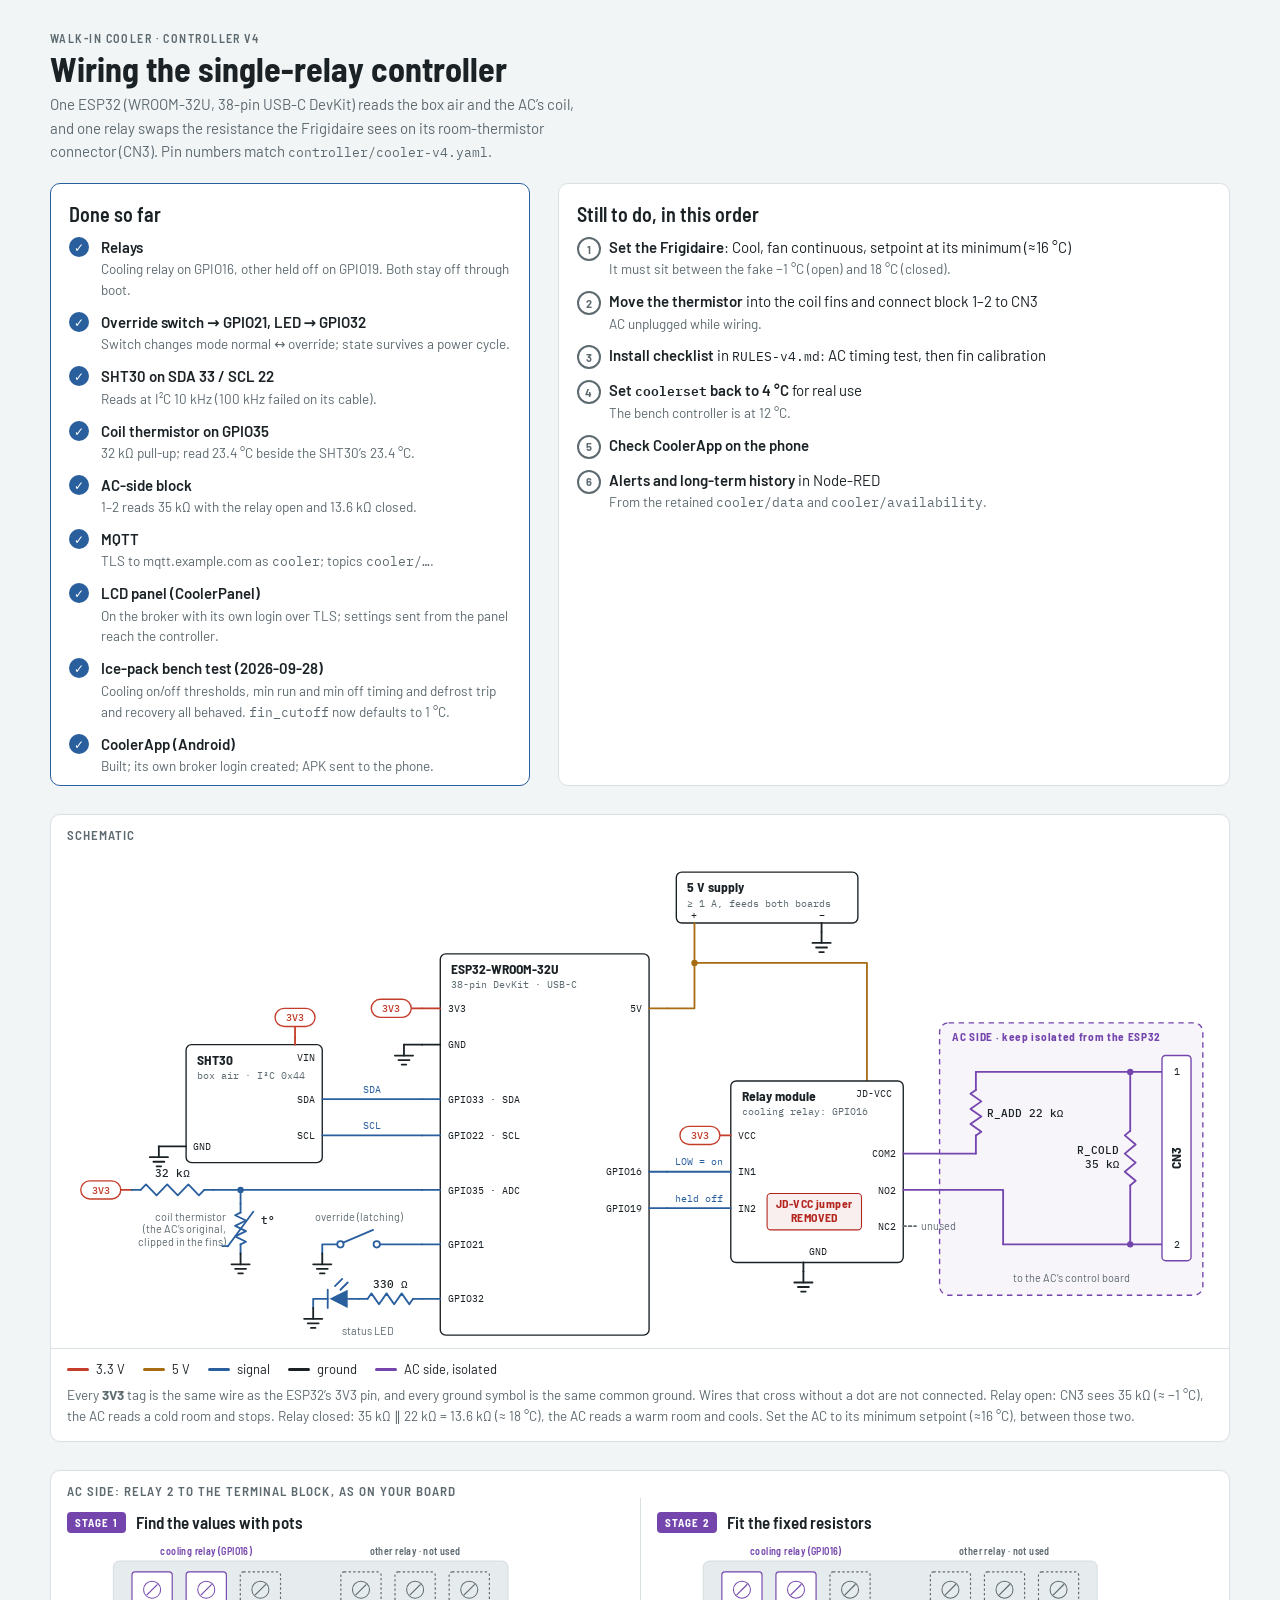
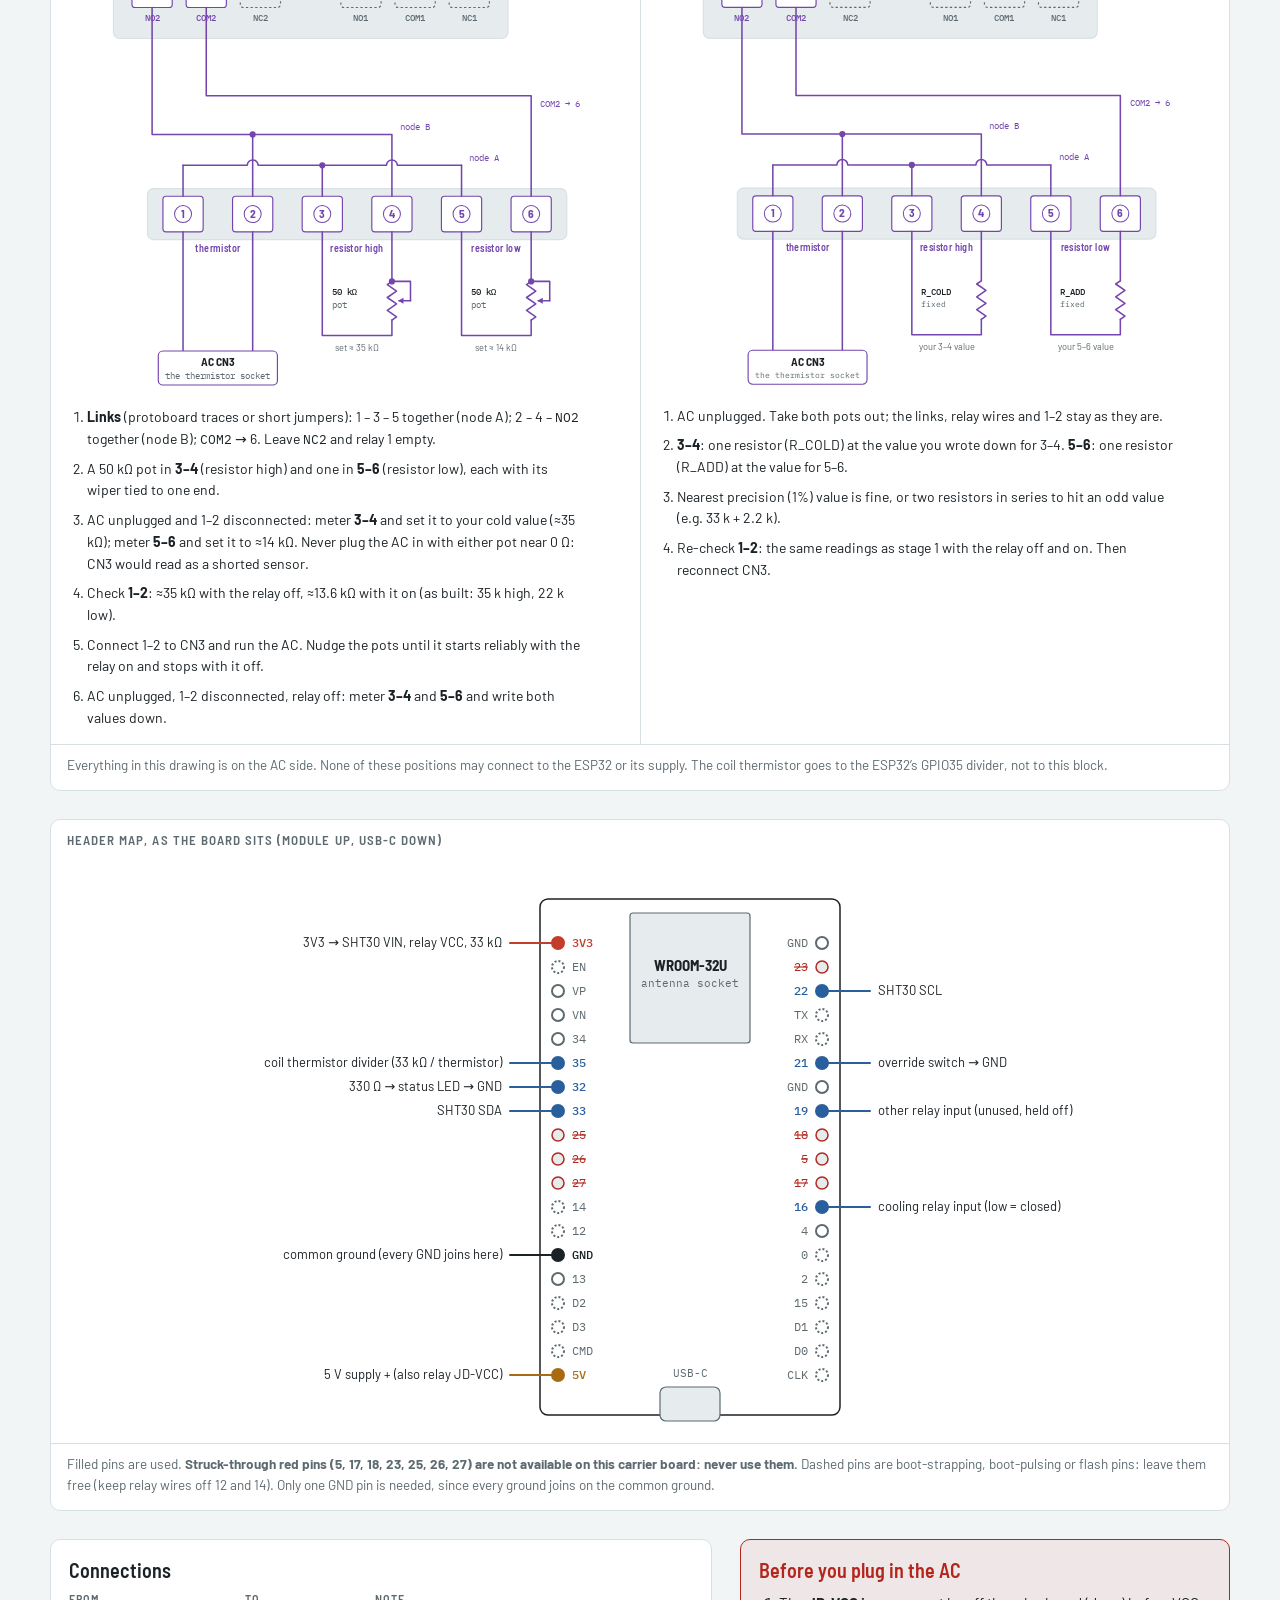
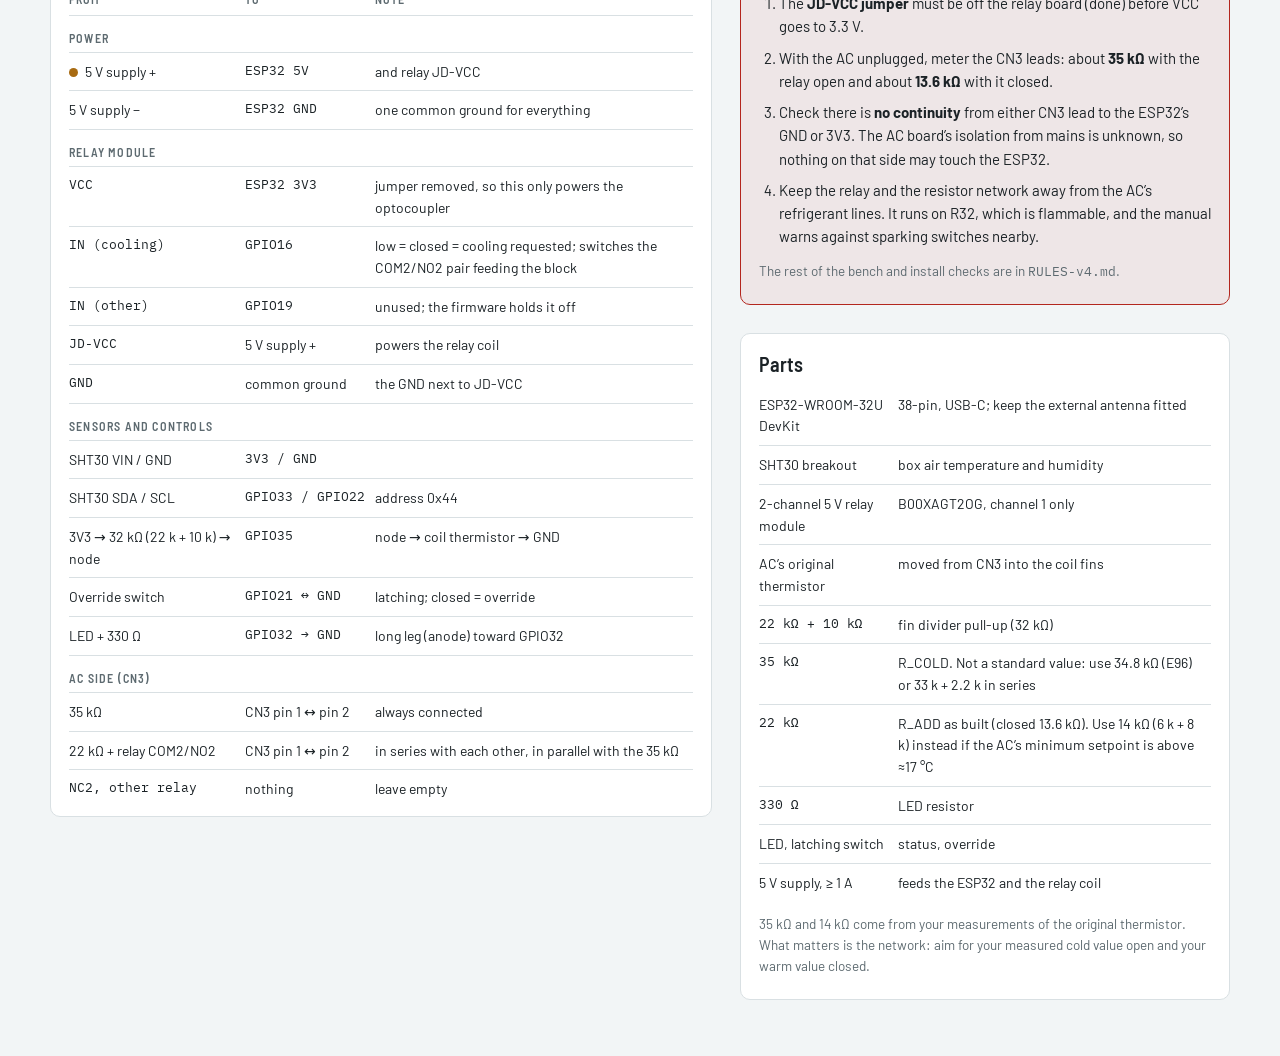
<file: V4_Wiring/index.html>
<!doctype html>
<html lang="en">
<head>
<meta charset="utf-8">
<meta name="viewport" content="width=device-width, initial-scale=1">
<style>body{margin:0}img{max-width:100%}[hidden]{display:none!important}</style>
<title>Cooler v4 Wiring</title>
<link rel="preconnect" href="https://fonts.googleapis.com">
<link rel="preconnect" href="https://fonts.gstatic.com" crossorigin>
<link rel="stylesheet" href="https://fonts.googleapis.com/css2?family=Barlow:wght@400;500;600&family=Barlow+Semi+Condensed:wght@500;600;700&family=IBM+Plex+Mono:wght@400;500&display=swap">
<style>
:root {
  --bg: #f2f5f6; --panel: #ffffff; --ink: #1b2226; --muted: #5d6a70; --rule: #d9e0e3;
  --grid: #e6ecee;
  --n33: #c43d2a; --n5: #a86b12; --sig: #2a5f9e; --ac: #7446ad; --warn: #b3261e;
  --ac-fill: rgba(116, 70, 173, 0.06); --warn-fill: rgba(179, 38, 30, 0.07);
  --font-ui: "Barlow", system-ui, -apple-system, "Segoe UI", sans-serif;
  --font-cond: "Barlow Semi Condensed", "Barlow", system-ui, sans-serif;
  --font-mono: "IBM Plex Mono", ui-monospace, "SFMono-Regular", Menlo, monospace;
}
@media (prefers-color-scheme: dark) {
  :root:not([data-theme="light"]) {
    color-scheme: dark;
    --bg: #111618; --panel: #171e21; --ink: #e2e8ea; --muted: #93a1a7; --rule: #263136;
    --grid: #1c2528;
    --n33: #f07a62; --n5: #e2a64c; --sig: #74a9e8; --ac: #b690ea; --warn: #ff8a80;
    --ac-fill: rgba(182, 144, 234, 0.08); --warn-fill: rgba(255, 138, 128, 0.08);
  }
}
:root[data-theme="dark"] {
  color-scheme: dark;
  --bg: #111618; --panel: #171e21; --ink: #e2e8ea; --muted: #93a1a7; --rule: #263136;
  --grid: #1c2528;
  --n33: #f07a62; --n5: #e2a64c; --sig: #74a9e8; --ac: #b690ea; --warn: #ff8a80;
  --ac-fill: rgba(182, 144, 234, 0.08); --warn-fill: rgba(255, 138, 128, 0.08);
}
body { background: var(--bg); color: var(--ink); font: 15px/1.55 var(--font-ui); }
.wrap { max-width: 1180px; margin: 0 auto; padding: 32px 16px 56px; }
header { display: grid; gap: 6px; margin-bottom: 20px; }
.eyebrow { font: 600 12px/1 var(--font-cond); letter-spacing: .12em; text-transform: uppercase; color: var(--muted); }
h1 { font: 700 34px/1.1 var(--font-cond); margin: 0; text-wrap: balance; }
.lede { margin: 0; max-width: 68ch; color: var(--muted); }
h2 { font: 600 20px/1.2 var(--font-cond); margin: 0 0 10px; text-wrap: balance; }

figure { margin: 0 0 28px; background: var(--panel); border: 1px solid var(--rule); border-radius: 10px; }
.scroll { overflow-x: auto; padding: 12px 8px 4px; }
figure svg { display: block; width: 100%; min-width: 900px; height: auto; color: var(--ink); }
figcaption { padding: 10px 16px 14px; border-top: 1px solid var(--rule); color: var(--muted); font-size: 13.5px; }
.legend { display: flex; flex-wrap: wrap; gap: 6px 18px; margin-bottom: 6px; color: var(--ink); }
.legend span { display: inline-flex; align-items: center; gap: 7px; font-size: 13px; }
.legend i { width: 22px; height: 3px; border-radius: 2px; display: inline-block; }

/* SVG styling (kept outside the SVG so both themes apply) */
.w { fill: none; stroke-width: 2; stroke-linecap: round; stroke-linejoin: round; }
.w.sig { stroke: var(--sig); } .w.p33 { stroke: var(--n33); } .w.p5 { stroke: var(--n5); }
.w.gnd { stroke: var(--ink); } .w.ac { stroke: var(--ac); } .w.dim { stroke: var(--muted); stroke-dasharray: 3 3; }
.dot { stroke: none; } .dot.sig { fill: var(--sig); } .dot.p5 { fill: var(--n5); } .dot.ac { fill: var(--ac); }
.term { fill: var(--panel); stroke: var(--sig); stroke-width: 2; }
.led { fill: var(--sig); }
.part { fill: var(--panel); stroke: var(--ink); stroke-width: 1.5; }
.conn { fill: var(--panel); stroke: var(--ac); stroke-width: 1.5; }
.aczone { fill: var(--ac-fill); stroke: var(--ac); stroke-width: 1.5; stroke-dasharray: 6 5; }
.warnbox { fill: var(--warn-fill); stroke: var(--warn); stroke-width: 1.2; }
.tag { fill: var(--panel); stroke-width: 1.5; } .tag.p33 { stroke: var(--n33); }
svg text { font-family: var(--font-mono); font-size: 12px; fill: var(--ink); }
.ptitle { font-family: var(--font-cond); font-weight: 700; font-size: 15px; }
.psub { fill: var(--muted); font-size: 11px; }
.pin { font-size: 11.5px; }
.tagt { font-size: 11px; font-weight: 500; } .tagt.p33 { fill: var(--n33); }
.wl { fill: var(--sig); font-size: 11px; }
.val { font-size: 12px; font-weight: 500; }
.note { fill: var(--muted); font-family: var(--font-ui); font-size: 12px; }
.warn { fill: var(--warn); font-family: var(--font-cond); font-weight: 700; font-size: 13px; letter-spacing: .04em; }
.zlabel { fill: var(--ac); font-family: var(--font-cond); font-weight: 700; font-size: 12.5px; letter-spacing: .06em; }

.cols { display: grid; grid-template-columns: minmax(0, 1.35fr) minmax(0, 1fr); gap: 28px; align-items: start; }
@media (max-width: 860px) { .cols { grid-template-columns: 1fr; } }
.card { background: var(--panel); border: 1px solid var(--rule); border-radius: 10px; padding: 18px 18px 8px; }
.stack { display: grid; gap: 28px; }
.tbl { overflow-x: auto; }
table { width: 100%; border-collapse: collapse; font-size: 14px; }
th { text-align: left; font: 600 12px/1.2 var(--font-cond); letter-spacing: .08em; text-transform: uppercase; color: var(--muted); padding: 0 10px 8px 0; border-bottom: 1px solid var(--rule); }
td { padding: 8px 10px 8px 0; border-bottom: 1px solid var(--rule); vertical-align: top; }
tr:last-child td { border-bottom: 0; }
td.m, code { font-family: var(--font-mono); font-size: 13px; white-space: nowrap; }
.chip { display: inline-block; width: 9px; height: 9px; border-radius: 50%; margin-right: 7px; vertical-align: 0; }
.group td { font: 600 12px/1 var(--font-cond); letter-spacing: .1em; text-transform: uppercase; color: var(--muted); padding-top: 16px; }
ul, ol { margin: 0; padding-left: 20px; display: grid; gap: 8px; }
li { max-width: 62ch; }
.danger { border-color: var(--warn); background: var(--warn-fill); }
.danger h2 { color: var(--warn); }
p.small { color: var(--muted); font-size: 13.5px; margin: 12px 0 14px; }
.progress { display: grid; grid-template-columns: minmax(0, 1fr) minmax(0, 1.4fr); gap: 28px; margin-bottom: 28px; }
@media (max-width: 860px) { .progress { grid-template-columns: 1fr; } }
.checklist { list-style: none; padding: 0; margin: 0; display: grid; gap: 10px; }
.checklist li { display: grid; grid-template-columns: 22px minmax(0, 1fr); gap: 10px; align-items: start; max-width: none; }
.mark { width: 20px; height: 20px; border-radius: 50%; display: inline-grid; place-items: center; font: 700 12px/1 var(--font-ui); margin-top: 1px; }
.mark.ok { background: var(--sig); color: var(--panel); }
.mark.todo { border: 2px solid var(--muted); color: var(--muted); font-size: 11px; }
.checklist b { font-weight: 600; }
.checklist .sub { color: var(--muted); font-size: 13.5px; display: block; }
.card.done { border-color: var(--sig); }
.module { fill: var(--grid); stroke: var(--muted); stroke-width: 1.2; }
.usb { fill: var(--grid); stroke: var(--muted); stroke-width: 1.2; }
.hp { stroke-width: 2; }
.hp.free { fill: var(--panel); stroke: var(--muted); }
.hp.avoid { fill: var(--panel); stroke: var(--muted); stroke-dasharray: 2 2; }
.hp.nc { fill: var(--grid); stroke: var(--warn); stroke-width: 1.5; }
.hn.nc { fill: var(--warn); text-decoration: line-through; }
.hp.sig { fill: var(--sig); stroke: var(--sig); } .hp.p33 { fill: var(--n33); stroke: var(--n33); }
.hp.p5 { fill: var(--n5); stroke: var(--n5); } .hp.gnd { fill: var(--ink); stroke: var(--ink); }
.hn { font-size: 11.5px; } .hn.free, .hn.avoid { fill: var(--muted); }
.hn.sig { fill: var(--sig); font-weight: 500; } .hn.p33 { fill: var(--n33); font-weight: 500; }
.hn.p5 { fill: var(--n5); font-weight: 500; } .hn.gnd { font-weight: 500; }
.co { font-family: var(--font-ui); font-size: 13px; }
.board { fill: var(--grid); stroke: var(--rule); stroke-width: 1.5; }
.screw { stroke-width: 1.5; } .screw.live { fill: var(--panel); stroke: var(--ac); } .screw.idle { fill: var(--grid); stroke: var(--muted); stroke-dasharray: 3 3; }
.screwhead { fill: none; stroke-width: 1.3; } .screwhead.live { stroke: var(--ac); } .screwhead.idle { stroke: var(--muted); }
.slot { stroke-width: 1.5; } .slot.live { stroke: var(--ac); } .slot.idle { stroke: var(--muted); }
.tlabel { font-size: 12px; font-weight: 500; } .tlabel.live { fill: var(--ac); } .tlabel.idle { fill: var(--muted); }
.grp { font-family: var(--font-cond); font-weight: 600; font-size: 13px; letter-spacing: .04em; fill: var(--ac); } .grp.idle { fill: var(--muted); }
.bnum { font-family: var(--font-cond); font-weight: 700; font-size: 15px; fill: var(--ac); }
.node { font-size: 11.5px; fill: var(--ac); }
.arrow { fill: var(--ac); }
figure .scroll.block svg { min-width: 620px; max-width: 760px; margin: 0 auto; }
.twocol { display: grid; grid-template-columns: minmax(0, 1.25fr) minmax(0, 1fr); gap: 0; }
@media (max-width: 860px) { .twocol { grid-template-columns: 1fr; } }
.steps { padding: 14px 18px 16px; border-left: 1px solid var(--rule); }
@media (max-width: 860px) { .steps { border-left: 0; border-top: 1px solid var(--rule); } }
.steps h3 { font: 600 16px/1.2 var(--font-cond); margin: 0 0 8px; }
.steps ol { font-size: 14px; }
.stagegrid { display: grid; grid-template-columns: repeat(2, minmax(0, 1fr)); }
@media (max-width: 900px) { .stagegrid { grid-template-columns: 1fr; } }
.stage { padding: 14px 16px 16px; display: grid; gap: 8px; align-content: start; }
.stage + .stage { border-left: 1px solid var(--rule); }
@media (max-width: 900px) { .stage + .stage { border-left: 0; border-top: 1px solid var(--rule); } }
.stage h3 { font: 600 17px/1.2 var(--font-cond); margin: 0; display: flex; gap: 10px; align-items: center; }
.stagetag { font: 700 11px/1 var(--font-cond); letter-spacing: .1em; text-transform: uppercase; color: var(--panel); background: var(--ac); padding: 5px 8px; border-radius: 4px; }
.stage ol { font-size: 14px; }
.stage .scroll.block { padding: 0; }
.stage .scroll.block svg { min-width: 480px; max-width: 100%; }
.figtitle { font: 600 13px/1 var(--font-cond); letter-spacing: .08em; text-transform: uppercase; color: var(--muted); padding: 14px 16px 0; }
figure .scroll.map svg { min-width: 760px; max-width: 1000px; margin: 0 auto; }
</style>
</head>
<body>
<div class="wrap">
<header>
  <div class="eyebrow">Walk-in cooler · controller v4</div>
  <h1>Wiring the single-relay controller</h1>
  <p class="lede">One ESP32 (WROOM-32U, 38-pin USB-C DevKit) reads the box air and the AC’s coil, and one relay swaps the resistance the Frigidaire sees on its room-thermistor connector (CN3). Pin numbers match <code>controller/cooler-v4.yaml</code>.</p>
</header>

<div class="progress">
  <section class="card done">
    <h2>Done so far</h2>
    <ul class="checklist">
      <li><span class="mark ok">✓</span><span><b>Relays</b><span class="sub">Cooling relay on GPIO16, other held off on GPIO19. Both stay off through boot.</span></span></li>
      <li><span class="mark ok">✓</span><span><b>Override switch → GPIO21, LED → GPIO32</b><span class="sub">Switch changes mode normal ↔ override; state survives a power cycle.</span></span></li>
      <li><span class="mark ok">✓</span><span><b>SHT30 on SDA 33 / SCL 22</b><span class="sub">Reads at I²C 10 kHz (100 kHz failed on its cable).</span></span></li>
      <li><span class="mark ok">✓</span><span><b>Coil thermistor on GPIO35</b><span class="sub">32 kΩ pull-up; read 23.4 °C beside the SHT30’s 23.4 °C.</span></span></li>
      <li><span class="mark ok">✓</span><span><b>AC-side block</b><span class="sub">1–2 reads 35 kΩ with the relay open and 13.6 kΩ closed.</span></span></li>
      <li><span class="mark ok">✓</span><span><b>MQTT</b><span class="sub">TLS to mqtt.example.com as <code>cooler</code>; topics <code>cooler/…</code>.</span></span></li>
      <li><span class="mark ok">✓</span><span><b>LCD panel (CoolerPanel)</b><span class="sub">On the broker with its own login over TLS; settings sent from the panel reach the controller.</span></span></li>
      <li><span class="mark ok">✓</span><span><b>Ice-pack bench test (2026-09-28)</b><span class="sub">Cooling on/off thresholds, min run and min off timing and defrost trip and recovery all behaved. <code>fin_cutoff</code> now defaults to 1 °C.</span></span></li>
      <li><span class="mark ok">✓</span><span><b>CoolerApp (Android)</b><span class="sub">Built; its own broker login created; APK sent to the phone.</span></span></li>
    </ul>
  </section>
  <section class="card">
    <h2>Still to do, in this order</h2>
    <ol class="checklist">
      <li><span class="mark todo">1</span><span><b>Set the Frigidaire</b>: Cool, fan continuous, setpoint at its minimum (≈16 °C)<span class="sub">It must sit between the fake −1 °C (open) and 18 °C (closed).</span></span></li>
      <li><span class="mark todo">2</span><span><b>Move the thermistor</b> into the coil fins and connect block 1–2 to CN3<span class="sub">AC unplugged while wiring.</span></span></li>
      <li><span class="mark todo">3</span><span><b>Install checklist</b> in <code>RULES-v4.md</code>: AC timing test, then fin calibration</span></li>
      <li><span class="mark todo">4</span><span><b>Set <code>coolerset</code> back to 4 °C</b> for real use<span class="sub">The bench controller is at 12 °C.</span></span></li>
      <li><span class="mark todo">5</span><span><b>Check CoolerApp on the phone</b></span></li>
      <li><span class="mark todo">6</span><span><b>Alerts and long-term history</b> in Node-RED<span class="sub">From the retained <code>cooler/data</code> and <code>cooler/availability</code>.</span></span></li>
    </ol>
  </section>
</div>

<figure>
  <div class="figtitle">Schematic</div>
  <div class="scroll">
<svg viewBox="0 0 1280 540" role="img" aria-label="Wiring schematic: ESP32-WROOM-32U connected to an SHT30 on GPIO33 (SDA) and 22 (SCL), the coil thermistor divider on GPIO35, the override switch on GPIO21, the LED on GPIO32, the cooling relay on GPIO16 and the unused relay held off on GPIO19; the relay contacts switch a 22 kilohm resistor in parallel with a 35 kilohm resistor across the AC connector CN3."><rect class="part" x="420" y="110" width="230" height="420" rx="6"/><text class="ptitle" x="432" y="132" text-anchor="start">ESP32-WROOM-32U</text><text class="psub" x="432" y="148" text-anchor="start">38-pin DevKit · USB-C</text><polyline class="w p33" points="420,170 400,170"/><text class="pin" x="428" y="174" text-anchor="start">3V3</text><polyline class="w gnd" points="420,210 400,210"/><text class="pin" x="428" y="214" text-anchor="start">GND</text><polyline class="w sig" points="420,270 400,270"/><text class="pin" x="428" y="274" text-anchor="start">GPIO33 · SDA</text><polyline class="w sig" points="420,310 400,310"/><text class="pin" x="428" y="314" text-anchor="start">GPIO22 · SCL</text><polyline class="w sig" points="420,370 400,370"/><text class="pin" x="428" y="374" text-anchor="start">GPIO35 · ADC</text><polyline class="w sig" points="420,430 400,430"/><text class="pin" x="428" y="434" text-anchor="start">GPIO21</text><polyline class="w sig" points="420,490 400,490"/><text class="pin" x="428" y="494" text-anchor="start">GPIO32</text><polyline class="w p5" points="650,170 670,170"/><text class="pin" x="642" y="174" text-anchor="end">5V</text><polyline class="w sig" points="650,350 670,350"/><text class="pin" x="642" y="354" text-anchor="end">GPIO16</text><polyline class="w sig" points="650,390 670,390"/><text class="pin" x="642" y="394" text-anchor="end">GPIO19</text><polyline class="w p33" points="400,170 388,170"/><rect class="tag p33" x="344" y="160" width="44" height="20" rx="10"/><text class="tagt p33" x="366.0" y="174" text-anchor="middle">3V3</text><polyline class="w gnd" points="400,210 380,210"/><polyline class="w gnd" points="380,210 380,222"/><line class="w gnd" x1="370" y1="222" x2="390" y2="222"/><line class="w gnd" x1="374" y1="227" x2="386" y2="227"/><line class="w gnd" x1="377.5" y1="232" x2="382.5" y2="232"/><rect class="part" x="140" y="210" width="150" height="130" rx="6"/><text class="ptitle" x="152" y="232" text-anchor="start">SHT30</text><text class="psub" x="152" y="248" text-anchor="start">box air · I²C 0x44</text><polyline class="w sig" points="290,270 400,270"/><text class="wl" x="345" y="263" text-anchor="middle">SDA</text><polyline class="w sig" points="290,310 400,310"/><text class="wl" x="345" y="303" text-anchor="middle">SCL</text><text class="pin" x="282" y="274" text-anchor="end">SDA</text><text class="pin" x="282" y="314" text-anchor="end">SCL</text><polyline class="w p33" points="260,210 260,202"/><polyline class="w p33" points="260,202 260,190"/><rect class="tag p33" x="238.0" y="170" width="44" height="20" rx="10"/><text class="tagt p33" x="260" y="184" text-anchor="middle">3V3</text><text class="pin" x="282" y="228" text-anchor="end">VIN</text><polyline class="w gnd" points="140,322 110,322"/><polyline class="w gnd" points="110,322 110,334"/><line class="w gnd" x1="100" y1="334" x2="120" y2="334"/><line class="w gnd" x1="104" y1="339" x2="116" y2="339"/><line class="w gnd" x1="107.5" y1="344" x2="112.5" y2="344"/><text class="pin" x="148" y="326" text-anchor="start">GND</text><polyline class="w p33" points="80,370 68,370"/><rect class="tag p33" x="24" y="360" width="44" height="20" rx="10"/><text class="tagt p33" x="46.0" y="374" text-anchor="middle">3V3</text><polyline class="w sig" points="80,370 90,370"/><polyline class="w sig" points="90,370 95.83333333333333,364 107.5,376 119.16666666666666,364 130.83333333333334,376 142.5,364 154.16666666666666,376 160,370"/><polyline class="w sig" points="160,370 170,370"/><text class="val" x="125" y="356" text-anchor="middle">32 kΩ</text><polyline class="w sig" points="170,370 400,370"/><circle class="dot sig" cx="200" cy="370" r="3.5"/><polyline class="w sig" points="200,370 200,385"/><polyline class="w sig" points="200,385 200,395"/><polyline class="w sig" points="200,395 194,397.9166666666667 206,403.75 194,409.58333333333337 206,415.4166666666667 194,421.25 206,427.08333333333337 200,430"/><polyline class="w sig" points="200,430 200,440"/><line class="w sig" x1="186" y1="432" x2="214" y2="394"/><polyline class="w sig" points="186,432 180,432"/><text class="val" x="222" y="408" text-anchor="start">t°</text><polyline class="w gnd" points="200,440 200,452"/><line class="w gnd" x1="190" y1="452" x2="210" y2="452"/><line class="w gnd" x1="194" y1="457" x2="206" y2="457"/><line class="w gnd" x1="197.5" y1="462" x2="202.5" y2="462"/><text class="note" x="184" y="404" text-anchor="end">coil thermistor</text><text class="note" x="184" y="418" text-anchor="end">(the AC’s original,</text><text class="note" x="184" y="432" text-anchor="end">clipped in the fins)</text><polyline class="w sig" points="400,430 350,430"/><circle class="term" cx="350" cy="430" r="3.5"/><circle class="term" cx="310" cy="430" r="3.5"/><line class="w sig" x1="313" y1="428" x2="346" y2="414"/><polyline class="w sig" points="306,430 290,430 290,440"/><polyline class="w gnd" points="290,440 290,452"/><line class="w gnd" x1="280" y1="452" x2="300" y2="452"/><line class="w gnd" x1="284" y1="457" x2="296" y2="457"/><line class="w gnd" x1="287.5" y1="462" x2="292.5" y2="462"/><text class="note" x="330" y="404" text-anchor="middle">override (latching)</text><polyline class="w sig" points="330,490 340,490"/><polyline class="w sig" points="340,490 344.1666666666667,484 352.5,496 360.83333333333337,484 369.1666666666667,496 377.5,484 385.83333333333337,496 390,490"/><polyline class="w sig" points="390,490 400,490"/><text class="val" x="365" y="478" text-anchor="middle">330 Ω</text><polyline class="w sig" points="330,490 318,490"/><polygon class="led" points="318,480 318,500 298,490"/><line class="w sig" x1="296" y1="480" x2="296" y2="500"/><line class="w sig" x1="304" y1="476" x2="312" y2="468"/><line class="w sig" x1="310" y1="480" x2="318" y2="472"/><polyline class="w sig" points="296,490 280,490 280,500"/><polyline class="w gnd" points="280,500 280,512"/><line class="w gnd" x1="270" y1="512" x2="290" y2="512"/><line class="w gnd" x1="274" y1="517" x2="286" y2="517"/><line class="w gnd" x1="277.5" y1="522" x2="282.5" y2="522"/><text class="note" x="340" y="530" text-anchor="middle">status LED</text><rect class="part" x="680" y="20" width="200" height="56" rx="6"/><text class="ptitle" x="692" y="42" text-anchor="start">5 V supply</text><text class="psub" x="692" y="58" text-anchor="start">≥ 1 A, feeds both boards</text><text class="pin" x="700" y="72" text-anchor="middle">+</text><text class="pin" x="840" y="72" text-anchor="middle">−</text><polyline class="w p5" points="700,76 700,170 670,170"/><circle class="dot p5" cx="700" cy="120" r="3.5"/><polyline class="w p5" points="700,120 890,120 890,250"/><polyline class="w gnd" points="840,76 840,86"/><polyline class="w gnd" points="840,86 840,98"/><line class="w gnd" x1="830" y1="98" x2="850" y2="98"/><line class="w gnd" x1="834" y1="103" x2="846" y2="103"/><line class="w gnd" x1="837.5" y1="108" x2="842.5" y2="108"/><rect class="part" x="740" y="250" width="190" height="200" rx="6"/><text class="ptitle" x="752" y="272" text-anchor="start">Relay module</text><text class="psub" x="752" y="288" text-anchor="start">cooling relay: GPIO16</text><polyline class="w p33" points="740,310 728,310"/><rect class="tag p33" x="684" y="300" width="44" height="20" rx="10"/><text class="tagt p33" x="706.0" y="314" text-anchor="middle">3V3</text><text class="pin" x="748" y="314" text-anchor="start">VCC</text><polyline class="w sig" points="670,350 740,350"/><text class="pin" x="748" y="354" text-anchor="start">IN1</text><text class="wl" x="705" y="343" text-anchor="middle">LOW = on</text><text class="pin" x="918" y="268" text-anchor="end">JD-VCC</text><polyline class="w sig" points="670,390 740,390"/><text class="pin" x="748" y="394" text-anchor="start">IN2</text><text class="wl" x="705" y="383" text-anchor="middle">held off</text><rect class="warnbox" x="780" y="374" width="104" height="40" rx="4"/><text class="warn" x="832" y="390" text-anchor="middle">JD-VCC jumper</text><text class="warn" x="832" y="405" text-anchor="middle">REMOVED</text><polyline class="w gnd" points="820,450 820,460"/><polyline class="w gnd" points="820,460 820,472"/><line class="w gnd" x1="810" y1="472" x2="830" y2="472"/><line class="w gnd" x1="814" y1="477" x2="826" y2="477"/><line class="w gnd" x1="817.5" y1="482" x2="822.5" y2="482"/><text class="pin" x="826" y="442" text-anchor="start">GND</text><text class="pin" x="922" y="334" text-anchor="end">COM2</text><text class="pin" x="922" y="374" text-anchor="end">NO2</text><text class="pin" x="922" y="414" text-anchor="end">NC2</text><polyline class="w dim" points="930,410 944,410"/><text class="note" x="950" y="414" text-anchor="start">unused</text><rect class="aczone" x="970" y="186" width="290" height="300" rx="10"/><text class="zlabel" x="984" y="206" text-anchor="start">AC SIDE · keep isolated from the ESP32</text><polyline class="w ac" points="930,330 1010,330"/><polyline class="w ac" points="1010,240 1010,260"/><polyline class="w ac" points="1010,260 1004,264.1666666666667 1016,272.5 1004,280.83333333333337 1016,289.1666666666667 1004,297.5 1016,305.83333333333337 1010,310"/><polyline class="w ac" points="1010,310 1010,330"/><text class="val" x="1022" y="290" text-anchor="start">R_ADD 22 kΩ</text><polyline class="w ac" points="930,370 1040,370 1040,430"/><polyline class="w ac" points="1010,240 1215,240"/><polyline class="w ac" points="1040,430 1215,430"/><circle class="dot ac" cx="1180" cy="240" r="3.5"/><circle class="dot ac" cx="1180" cy="430" r="3.5"/><polyline class="w ac" points="1180,240 1180,305"/><polyline class="w ac" points="1180,305 1174,310.0 1186,320.0 1174,330.0 1186,340.0 1174,350.0 1186,360.0 1180,365"/><polyline class="w ac" points="1180,365 1180,430"/><text class="val" x="1168" y="330" text-anchor="end">R_COLD</text><text class="val" x="1168" y="346" text-anchor="end">35 kΩ</text><rect class="conn" x="1215" y="222" width="32" height="226" rx="4"/><text class="pin" x="1231" y="244" text-anchor="middle">1</text><text class="pin" x="1231" y="434" text-anchor="middle">2</text><text class="ptitle" x="1231" y="340" text-anchor="middle" transform="rotate(-90 1231 335)">CN3</text><text class="note" x="1115" y="472" text-anchor="middle">to the AC’s control board</text></svg>
  </div>
  <figcaption>
    <div class="legend">
      <span><i style="background: var(--n33)"></i>3.3 V</span>
      <span><i style="background: var(--n5)"></i>5 V</span>
      <span><i style="background: var(--sig)"></i>signal</span>
      <span><i style="background: var(--ink)"></i>ground</span>
      <span><i style="background: var(--ac)"></i>AC side, isolated</span>
    </div>
    Every <b>3V3</b> tag is the same wire as the ESP32’s 3V3 pin, and every ground symbol is the same common ground. Wires that cross without a dot are not connected. Relay open: CN3 sees 35 kΩ (≈ −1 °C), the AC reads a cold room and stops. Relay closed: 35 kΩ ∥ 22 kΩ = 13.6 kΩ (≈ 18 °C), the AC reads a warm room and cools. Set the AC to its minimum setpoint (≈16 °C), between those two.
  </figcaption>
</figure>

<figure>
  <div class="figtitle">AC side: relay 2 to the terminal block, as on your board</div>
  <div class="stagegrid">
    <section class="stage">
      <h3><span class="stagetag">Stage 1</span> Find the values with pots</h3>
      <div class="scroll block">
<svg viewBox="0 0 720 590" role="img" aria-label="AC-side wiring, stage 1. Relay 2 terminals NO2 and COM2 connect to a 6-position block: positions 1 and 2 go to the AC CN3 socket; 1, 3 and 5 are linked (node A); 2, 4 and NO2 are linked (node B); COM2 goes to 6. Positions 3 and 4 hold a 50 kilohm pot set to about 35 kilohm; 5 and 6 hold a 50 kilohm pot set to about 14 kilohm. Relay 1 contacts and NC2 are unused."><rect class="board" x="60" y="26" width="510" height="100" rx="8"/><rect class="screw live" x="84" y="40" width="52" height="46" rx="4"/><circle class="screwhead live" cx="110" cy="63" r="11"/><line class="slot live" x1="103" y1="70" x2="117" y2="56"/><text class="tlabel live" x="110" y="104" text-anchor="middle">NO2</text><rect class="screw live" x="154" y="40" width="52" height="46" rx="4"/><circle class="screwhead live" cx="180" cy="63" r="11"/><line class="slot live" x1="173" y1="70" x2="187" y2="56"/><text class="tlabel live" x="180" y="104" text-anchor="middle">COM2</text><rect class="screw idle" x="224" y="40" width="52" height="46" rx="4"/><circle class="screwhead idle" cx="250" cy="63" r="11"/><line class="slot idle" x1="243" y1="70" x2="257" y2="56"/><text class="tlabel idle" x="250" y="104" text-anchor="middle">NC2</text><rect class="screw idle" x="354" y="40" width="52" height="46" rx="4"/><circle class="screwhead idle" cx="380" cy="63" r="11"/><line class="slot idle" x1="373" y1="70" x2="387" y2="56"/><text class="tlabel idle" x="380" y="104" text-anchor="middle">NO1</text><rect class="screw idle" x="424" y="40" width="52" height="46" rx="4"/><circle class="screwhead idle" cx="450" cy="63" r="11"/><line class="slot idle" x1="443" y1="70" x2="457" y2="56"/><text class="tlabel idle" x="450" y="104" text-anchor="middle">COM1</text><rect class="screw idle" x="494" y="40" width="52" height="46" rx="4"/><circle class="screwhead idle" cx="520" cy="63" r="11"/><line class="slot idle" x1="513" y1="70" x2="527" y2="56"/><text class="tlabel idle" x="520" y="104" text-anchor="middle">NC1</text><text class="grp" x="180" y="18" text-anchor="middle">cooling relay (GPIO16)</text><text class="grp idle" x="450" y="18" text-anchor="middle">other relay · not used</text><text class="note" x="250" y="124" text-anchor="start"></text><rect class="board" x="104" y="320" width="542" height="66" rx="8"/><rect class="screw live" x="124" y="330" width="52" height="46" rx="4"/><circle class="screwhead live" cx="150" cy="353" r="11"/><text class="bnum" x="150" y="358" text-anchor="middle">1</text><rect class="screw live" x="214" y="330" width="52" height="46" rx="4"/><circle class="screwhead live" cx="240" cy="353" r="11"/><text class="bnum" x="240" y="358" text-anchor="middle">2</text><rect class="screw live" x="304" y="330" width="52" height="46" rx="4"/><circle class="screwhead live" cx="330" cy="353" r="11"/><text class="bnum" x="330" y="358" text-anchor="middle">3</text><rect class="screw live" x="394" y="330" width="52" height="46" rx="4"/><circle class="screwhead live" cx="420" cy="353" r="11"/><text class="bnum" x="420" y="358" text-anchor="middle">4</text><rect class="screw live" x="484" y="330" width="52" height="46" rx="4"/><circle class="screwhead live" cx="510" cy="353" r="11"/><text class="bnum" x="510" y="358" text-anchor="middle">5</text><rect class="screw live" x="574" y="330" width="52" height="46" rx="4"/><circle class="screwhead live" cx="600" cy="353" r="11"/><text class="bnum" x="600" y="358" text-anchor="middle">6</text><text class="grp" x="195.0" y="402" text-anchor="middle">thermistor</text><text class="grp" x="375.0" y="402" text-anchor="middle">resistor high</text><text class="grp" x="555.0" y="402" text-anchor="middle">resistor low</text><polyline class="w ac" points="110,86 110,250 420,250 420,330"/><polyline class="w ac" points="240,250 240,330"/><circle class="dot ac" cx="240" cy="250" r="4"/><text class="node" x="430" y="244" text-anchor="start">node B</text><path class="w ac" d="M150,290 L233,290 A7,7 0 0 1 247,290 L413,290 A7,7 0 0 1 427,290 L510,290"/><polyline class="w ac" points="150,290 150,330"/><polyline class="w ac" points="330,290 330,330"/><circle class="dot ac" cx="330" cy="290" r="4"/><polyline class="w ac" points="510,290 510,330"/><text class="node" x="520" y="284" text-anchor="start">node A</text><polyline class="w ac" points="180,86 180,200 600,200 600,330"/><text class="node" x="612" y="214" text-anchor="start">COM2 → 6</text><polyline class="w ac" points="150,376 150,530"/><polyline class="w ac" points="240,376 240,530"/><rect class="conn" x="118" y="530" width="154" height="44" rx="6"/><text class="ptitle" x="195" y="550" text-anchor="middle">AC  CN3</text><text class="psub" x="195" y="566" text-anchor="middle">the thermistor socket</text><polyline class="w ac" points="330,376 330,510 420,510 420,490"/><polyline class="w ac" points="420,440 414,444.1666666666667 426,452.5 414,460.83333333333337 426,469.1666666666667 414,477.5 426,485.83333333333337 420,490"/><polyline class="w ac" points="420,440 420,376"/><line class="w ac" x1="444" y1="465" x2="429" y2="465"/><polygon class="arrow" points="428,465 435,461 435,469"/><polyline class="w ac" points="444,465 444,440 420,440"/><circle class="dot ac" cx="420" cy="440" r="4"/><text class="val" x="342" y="458" text-anchor="start">50 kΩ</text><text class="psub" x="342" y="474" text-anchor="start">pot</text><text class="note" x="375.0" y="530" text-anchor="middle">set ≈ 35 kΩ</text><polyline class="w ac" points="510,376 510,510 600,510 600,490"/><polyline class="w ac" points="600,440 594,444.1666666666667 606,452.5 594,460.83333333333337 606,469.1666666666667 594,477.5 606,485.83333333333337 600,490"/><polyline class="w ac" points="600,440 600,376"/><line class="w ac" x1="624" y1="465" x2="609" y2="465"/><polygon class="arrow" points="608,465 615,461 615,469"/><polyline class="w ac" points="624,465 624,440 600,440"/><circle class="dot ac" cx="600" cy="440" r="4"/><text class="val" x="522" y="458" text-anchor="start">50 kΩ</text><text class="psub" x="522" y="474" text-anchor="start">pot</text><text class="note" x="555.0" y="530" text-anchor="middle">set ≈ 14 kΩ</text></svg>
      </div>
      <ol>
        <li><b>Links</b> (protoboard traces or short jumpers): 1 – 3 – 5 together (node A); 2 – 4 – <code>NO2</code> together (node B); <code>COM2</code> → 6. Leave <code>NC2</code> and relay 1 empty.</li>
        <li>A 50 kΩ pot in <b>3–4</b> (resistor high) and one in <b>5–6</b> (resistor low), each with its wiper tied to one end.</li>
        <li>AC unplugged and 1–2 disconnected: meter <b>3–4</b> and set it to your cold value (≈35 kΩ); meter <b>5–6</b> and set it to ≈14 kΩ. Never plug the AC in with either pot near 0 Ω: CN3 would read as a shorted sensor.</li>
        <li>Check <b>1–2</b>: ≈35 kΩ with the relay off, ≈13.6 kΩ with it on (as built: 35 k high, 22 k low).</li>
        <li>Connect 1–2 to CN3 and run the AC. Nudge the pots until it starts reliably with the relay on and stops with it off.</li>
        <li>AC unplugged, 1–2 disconnected, relay off: meter <b>3–4</b> and <b>5–6</b> and write both values down.</li>
      </ol>
    </section>
    <section class="stage">
      <h3><span class="stagetag">Stage 2</span> Fit the fixed resistors</h3>
      <div class="scroll block">
<svg viewBox="0 0 720 590" role="img" aria-label="AC-side wiring, stage 2. Relay 2 terminals NO2 and COM2 connect to a 6-position block: positions 1 and 2 go to the AC CN3 socket; 1, 3 and 5 are linked (node A); 2, 4 and NO2 are linked (node B); COM2 goes to 6. Positions 3 and 4 hold fixed resistor R_COLD and 5 and 6 hold fixed resistor R_ADD, at the values found with the pots. Relay 1 contacts and NC2 are unused."><rect class="board" x="60" y="26" width="510" height="100" rx="8"/><rect class="screw live" x="84" y="40" width="52" height="46" rx="4"/><circle class="screwhead live" cx="110" cy="63" r="11"/><line class="slot live" x1="103" y1="70" x2="117" y2="56"/><text class="tlabel live" x="110" y="104" text-anchor="middle">NO2</text><rect class="screw live" x="154" y="40" width="52" height="46" rx="4"/><circle class="screwhead live" cx="180" cy="63" r="11"/><line class="slot live" x1="173" y1="70" x2="187" y2="56"/><text class="tlabel live" x="180" y="104" text-anchor="middle">COM2</text><rect class="screw idle" x="224" y="40" width="52" height="46" rx="4"/><circle class="screwhead idle" cx="250" cy="63" r="11"/><line class="slot idle" x1="243" y1="70" x2="257" y2="56"/><text class="tlabel idle" x="250" y="104" text-anchor="middle">NC2</text><rect class="screw idle" x="354" y="40" width="52" height="46" rx="4"/><circle class="screwhead idle" cx="380" cy="63" r="11"/><line class="slot idle" x1="373" y1="70" x2="387" y2="56"/><text class="tlabel idle" x="380" y="104" text-anchor="middle">NO1</text><rect class="screw idle" x="424" y="40" width="52" height="46" rx="4"/><circle class="screwhead idle" cx="450" cy="63" r="11"/><line class="slot idle" x1="443" y1="70" x2="457" y2="56"/><text class="tlabel idle" x="450" y="104" text-anchor="middle">COM1</text><rect class="screw idle" x="494" y="40" width="52" height="46" rx="4"/><circle class="screwhead idle" cx="520" cy="63" r="11"/><line class="slot idle" x1="513" y1="70" x2="527" y2="56"/><text class="tlabel idle" x="520" y="104" text-anchor="middle">NC1</text><text class="grp" x="180" y="18" text-anchor="middle">cooling relay (GPIO16)</text><text class="grp idle" x="450" y="18" text-anchor="middle">other relay · not used</text><text class="note" x="250" y="124" text-anchor="start"></text><rect class="board" x="104" y="320" width="542" height="66" rx="8"/><rect class="screw live" x="124" y="330" width="52" height="46" rx="4"/><circle class="screwhead live" cx="150" cy="353" r="11"/><text class="bnum" x="150" y="358" text-anchor="middle">1</text><rect class="screw live" x="214" y="330" width="52" height="46" rx="4"/><circle class="screwhead live" cx="240" cy="353" r="11"/><text class="bnum" x="240" y="358" text-anchor="middle">2</text><rect class="screw live" x="304" y="330" width="52" height="46" rx="4"/><circle class="screwhead live" cx="330" cy="353" r="11"/><text class="bnum" x="330" y="358" text-anchor="middle">3</text><rect class="screw live" x="394" y="330" width="52" height="46" rx="4"/><circle class="screwhead live" cx="420" cy="353" r="11"/><text class="bnum" x="420" y="358" text-anchor="middle">4</text><rect class="screw live" x="484" y="330" width="52" height="46" rx="4"/><circle class="screwhead live" cx="510" cy="353" r="11"/><text class="bnum" x="510" y="358" text-anchor="middle">5</text><rect class="screw live" x="574" y="330" width="52" height="46" rx="4"/><circle class="screwhead live" cx="600" cy="353" r="11"/><text class="bnum" x="600" y="358" text-anchor="middle">6</text><text class="grp" x="195.0" y="402" text-anchor="middle">thermistor</text><text class="grp" x="375.0" y="402" text-anchor="middle">resistor high</text><text class="grp" x="555.0" y="402" text-anchor="middle">resistor low</text><polyline class="w ac" points="110,86 110,250 420,250 420,330"/><polyline class="w ac" points="240,250 240,330"/><circle class="dot ac" cx="240" cy="250" r="4"/><text class="node" x="430" y="244" text-anchor="start">node B</text><path class="w ac" d="M150,290 L233,290 A7,7 0 0 1 247,290 L413,290 A7,7 0 0 1 427,290 L510,290"/><polyline class="w ac" points="150,290 150,330"/><polyline class="w ac" points="330,290 330,330"/><circle class="dot ac" cx="330" cy="290" r="4"/><polyline class="w ac" points="510,290 510,330"/><text class="node" x="520" y="284" text-anchor="start">node A</text><polyline class="w ac" points="180,86 180,200 600,200 600,330"/><text class="node" x="612" y="214" text-anchor="start">COM2 → 6</text><polyline class="w ac" points="150,376 150,530"/><polyline class="w ac" points="240,376 240,530"/><rect class="conn" x="118" y="530" width="154" height="44" rx="6"/><text class="ptitle" x="195" y="550" text-anchor="middle">AC  CN3</text><text class="psub" x="195" y="566" text-anchor="middle">the thermistor socket</text><polyline class="w ac" points="330,376 330,510 420,510 420,490"/><polyline class="w ac" points="420,440 414,444.1666666666667 426,452.5 414,460.83333333333337 426,469.1666666666667 414,477.5 426,485.83333333333337 420,490"/><polyline class="w ac" points="420,440 420,376"/><text class="val" x="342" y="458" text-anchor="start">R_COLD</text><text class="psub" x="342" y="474" text-anchor="start">fixed</text><text class="note" x="375.0" y="530" text-anchor="middle">your 3–4 value</text><polyline class="w ac" points="510,376 510,510 600,510 600,490"/><polyline class="w ac" points="600,440 594,444.1666666666667 606,452.5 594,460.83333333333337 606,469.1666666666667 594,477.5 606,485.83333333333337 600,490"/><polyline class="w ac" points="600,440 600,376"/><text class="val" x="522" y="458" text-anchor="start">R_ADD</text><text class="psub" x="522" y="474" text-anchor="start">fixed</text><text class="note" x="555.0" y="530" text-anchor="middle">your 5–6 value</text></svg>
      </div>
      <ol>
        <li>AC unplugged. Take both pots out; the links, relay wires and 1–2 stay as they are.</li>
        <li><b>3–4</b>: one resistor (R_COLD) at the value you wrote down for 3–4. <b>5–6</b>: one resistor (R_ADD) at the value for 5–6.</li>
        <li>Nearest precision (1%) value is fine, or two resistors in series to hit an odd value (e.g. 33 k + 2.2 k).</li>
        <li>Re-check <b>1–2</b>: the same readings as stage 1 with the relay off and on. Then reconnect CN3.</li>
      </ol>
    </section>
  </div>
  <figcaption>Everything in this drawing is on the AC side. None of these positions may connect to the ESP32 or its supply. The coil thermistor goes to the ESP32’s GPIO35 divider, not to this block.</figcaption>
</figure>

<figure>
  <div class="figtitle">Header map, as the board sits (module up, USB-C down)</div>
  <div class="scroll map">
<svg viewBox="0 0 1000 580" role="img" aria-label="Header map of the 38-pin ESP32-WROOM-32U board, module at the top and USB-C at the bottom. Left header: 3V3 (row 1), GPIO35 (row 6) thermistor, GPIO32 (row 7) LED, GPIO33 (row 8) SDA, GND (row 14) and 5V (row 19) are used. Right header: GPIO22 (row 3) SCL, GPIO21 (row 6) override switch, GPIO19 (row 8) unused relay input, GPIO16 (row 12) cooling relay input. Pins 5, 17, 18, 23, 25, 26 and 27 are not available."><rect class="part" x="400" y="40" width="300" height="516" rx="8"/><rect class="module" x="490" y="54" width="120" height="130" rx="3"/><text class="ptitle" x="550.0" y="112" text-anchor="middle">WROOM-32U</text><text class="psub" x="550.0" y="128" text-anchor="middle">antenna socket</text><rect class="usb" x="520.0" y="528" width="60" height="34" rx="6"/><text class="psub" x="550.0" y="518" text-anchor="middle">USB-C</text><circle class="hp p33" cx="418" cy="84" r="6"/><text class="hn p33" x="432" y="88" text-anchor="start">3V3</text><polyline class="w p33" points="418,84 370,84"/><text class="co" x="362" y="88" text-anchor="end">3V3 → SHT30 VIN, relay VCC, 33 kΩ</text><circle class="hp free" cx="682" cy="84" r="6"/><text class="hn free" x="668" y="88" text-anchor="end">GND</text><circle class="hp avoid" cx="418" cy="108" r="6"/><text class="hn avoid" x="432" y="112" text-anchor="start">EN</text><circle class="hp nc" cx="682" cy="108" r="6"/><text class="hn nc" x="668" y="112" text-anchor="end">23</text><circle class="hp free" cx="418" cy="132" r="6"/><text class="hn free" x="432" y="136" text-anchor="start">VP</text><circle class="hp sig" cx="682" cy="132" r="6"/><text class="hn sig" x="668" y="136" text-anchor="end">22</text><polyline class="w sig" points="682,132 730,132"/><text class="co" x="738" y="136" text-anchor="start">SHT30 SCL</text><circle class="hp free" cx="418" cy="156" r="6"/><text class="hn free" x="432" y="160" text-anchor="start">VN</text><circle class="hp avoid" cx="682" cy="156" r="6"/><text class="hn avoid" x="668" y="160" text-anchor="end">TX</text><circle class="hp free" cx="418" cy="180" r="6"/><text class="hn free" x="432" y="184" text-anchor="start">34</text><circle class="hp avoid" cx="682" cy="180" r="6"/><text class="hn avoid" x="668" y="184" text-anchor="end">RX</text><circle class="hp sig" cx="418" cy="204" r="6"/><text class="hn sig" x="432" y="208" text-anchor="start">35</text><polyline class="w sig" points="418,204 370,204"/><text class="co" x="362" y="208" text-anchor="end">coil thermistor divider (33 kΩ / thermistor)</text><circle class="hp sig" cx="682" cy="204" r="6"/><text class="hn sig" x="668" y="208" text-anchor="end">21</text><polyline class="w sig" points="682,204 730,204"/><text class="co" x="738" y="208" text-anchor="start">override switch → GND</text><circle class="hp sig" cx="418" cy="228" r="6"/><text class="hn sig" x="432" y="232" text-anchor="start">32</text><polyline class="w sig" points="418,228 370,228"/><text class="co" x="362" y="232" text-anchor="end">330 Ω → status LED → GND</text><circle class="hp free" cx="682" cy="228" r="6"/><text class="hn free" x="668" y="232" text-anchor="end">GND</text><circle class="hp sig" cx="418" cy="252" r="6"/><text class="hn sig" x="432" y="256" text-anchor="start">33</text><polyline class="w sig" points="418,252 370,252"/><text class="co" x="362" y="256" text-anchor="end">SHT30 SDA</text><circle class="hp sig" cx="682" cy="252" r="6"/><text class="hn sig" x="668" y="256" text-anchor="end">19</text><polyline class="w sig" points="682,252 730,252"/><text class="co" x="738" y="256" text-anchor="start">other relay input (unused, held off)</text><circle class="hp nc" cx="418" cy="276" r="6"/><text class="hn nc" x="432" y="280" text-anchor="start">25</text><circle class="hp nc" cx="682" cy="276" r="6"/><text class="hn nc" x="668" y="280" text-anchor="end">18</text><circle class="hp nc" cx="418" cy="300" r="6"/><text class="hn nc" x="432" y="304" text-anchor="start">26</text><circle class="hp nc" cx="682" cy="300" r="6"/><text class="hn nc" x="668" y="304" text-anchor="end">5</text><circle class="hp nc" cx="418" cy="324" r="6"/><text class="hn nc" x="432" y="328" text-anchor="start">27</text><circle class="hp nc" cx="682" cy="324" r="6"/><text class="hn nc" x="668" y="328" text-anchor="end">17</text><circle class="hp avoid" cx="418" cy="348" r="6"/><text class="hn avoid" x="432" y="352" text-anchor="start">14</text><circle class="hp sig" cx="682" cy="348" r="6"/><text class="hn sig" x="668" y="352" text-anchor="end">16</text><polyline class="w sig" points="682,348 730,348"/><text class="co" x="738" y="352" text-anchor="start">cooling relay input (low = closed)</text><circle class="hp avoid" cx="418" cy="372" r="6"/><text class="hn avoid" x="432" y="376" text-anchor="start">12</text><circle class="hp free" cx="682" cy="372" r="6"/><text class="hn free" x="668" y="376" text-anchor="end">4</text><circle class="hp gnd" cx="418" cy="396" r="6"/><text class="hn gnd" x="432" y="400" text-anchor="start">GND</text><polyline class="w gnd" points="418,396 370,396"/><text class="co" x="362" y="400" text-anchor="end">common ground (every GND joins here)</text><circle class="hp avoid" cx="682" cy="396" r="6"/><text class="hn avoid" x="668" y="400" text-anchor="end">0</text><circle class="hp free" cx="418" cy="420" r="6"/><text class="hn free" x="432" y="424" text-anchor="start">13</text><circle class="hp avoid" cx="682" cy="420" r="6"/><text class="hn avoid" x="668" y="424" text-anchor="end">2</text><circle class="hp avoid" cx="418" cy="444" r="6"/><text class="hn avoid" x="432" y="448" text-anchor="start">D2</text><circle class="hp avoid" cx="682" cy="444" r="6"/><text class="hn avoid" x="668" y="448" text-anchor="end">15</text><circle class="hp avoid" cx="418" cy="468" r="6"/><text class="hn avoid" x="432" y="472" text-anchor="start">D3</text><circle class="hp avoid" cx="682" cy="468" r="6"/><text class="hn avoid" x="668" y="472" text-anchor="end">D1</text><circle class="hp avoid" cx="418" cy="492" r="6"/><text class="hn avoid" x="432" y="496" text-anchor="start">CMD</text><circle class="hp avoid" cx="682" cy="492" r="6"/><text class="hn avoid" x="668" y="496" text-anchor="end">D0</text><circle class="hp p5" cx="418" cy="516" r="6"/><text class="hn p5" x="432" y="520" text-anchor="start">5V</text><polyline class="w p5" points="418,516 370,516"/><text class="co" x="362" y="520" text-anchor="end">5 V supply + (also relay JD-VCC)</text><circle class="hp avoid" cx="682" cy="516" r="6"/><text class="hn avoid" x="668" y="520" text-anchor="end">CLK</text></svg>
  </div>
  <figcaption>
    Filled pins are used. <b>Struck-through red pins (5, 17, 18, 23, 25, 26, 27) are not available on this carrier board: never use them.</b> Dashed pins are boot-strapping, boot-pulsing or flash pins: leave them free (keep relay wires off 12 and 14). Only one GND pin is needed, since every ground joins on the common ground.
  </figcaption>
</figure>

<div class="cols">
  <section class="card">
    <h2>Connections</h2>
    <div class="tbl">
    <table>
      <thead><tr><th>From</th><th>To</th><th>Note</th></tr></thead>
      <tbody>
        <tr class="group"><td colspan="3">Power</td></tr>
        <tr><td><span class="chip" style="background: var(--n5)"></span>5 V supply +</td><td class="m">ESP32 5V</td><td>and relay JD-VCC</td></tr>
        <tr><td>5 V supply −</td><td class="m">ESP32 GND</td><td>one common ground for everything</td></tr>
        <tr class="group"><td colspan="3">Relay module</td></tr>
        <tr><td class="m">VCC</td><td class="m">ESP32 3V3</td><td>jumper removed, so this only powers the optocoupler</td></tr>
        <tr><td class="m">IN (cooling)</td><td class="m">GPIO16</td><td>low = closed = cooling requested; switches the COM2/NO2 pair feeding the block</td></tr>
        <tr><td class="m">IN (other)</td><td class="m">GPIO19</td><td>unused; the firmware holds it off</td></tr>
        <tr><td class="m">JD-VCC</td><td>5 V supply +</td><td>powers the relay coil</td></tr>
        <tr><td class="m">GND</td><td>common ground</td><td>the GND next to JD-VCC</td></tr>
        <tr class="group"><td colspan="3">Sensors and controls</td></tr>
        <tr><td>SHT30 VIN / GND</td><td class="m">3V3 / GND</td><td></td></tr>
        <tr><td>SHT30 SDA / SCL</td><td class="m">GPIO33 / GPIO22</td><td>address 0x44</td></tr>
        <tr><td>3V3 → 32 kΩ (22 k + 10 k) → node</td><td class="m">GPIO35</td><td>node → coil thermistor → GND</td></tr>
        <tr><td>Override switch</td><td class="m">GPIO21 ↔ GND</td><td>latching; closed = override</td></tr>
        <tr><td>LED + 330 Ω</td><td class="m">GPIO32 → GND</td><td>long leg (anode) toward GPIO32</td></tr>
        <tr class="group"><td colspan="3">AC side (CN3)</td></tr>
        <tr><td>35 kΩ</td><td>CN3 pin 1 ↔ pin 2</td><td>always connected</td></tr>
        <tr><td>22 kΩ + relay COM2/NO2</td><td>CN3 pin 1 ↔ pin 2</td><td>in series with each other, in parallel with the 35 kΩ</td></tr>
        <tr><td class="m">NC2, other relay</td><td>nothing</td><td>leave empty</td></tr>
      </tbody>
    </table>
    </div>
  </section>

  <div class="stack">
    <section class="card danger">
      <h2>Before you plug in the AC</h2>
      <ol>
        <li>The <b>JD-VCC jumper</b> must be off the relay board (done) before VCC goes to 3.3 V.</li>
        <li>With the AC unplugged, meter the CN3 leads: about <b>35 kΩ</b> with the relay open and about <b>13.6 kΩ</b> with it closed.</li>
        <li>Check there is <b>no continuity</b> from either CN3 lead to the ESP32’s GND or 3V3. The AC board’s isolation from mains is unknown, so nothing on that side may touch the ESP32.</li>
        <li>Keep the relay and the resistor network away from the AC’s refrigerant lines. It runs on R32, which is flammable, and the manual warns against sparking switches nearby.</li>
      </ol>
      <p class="small">The rest of the bench and install checks are in <code>RULES-v4.md</code>.</p>
    </section>

    <section class="card">
      <h2>Parts</h2>
      <div class="tbl">
      <table>
        <tbody>
          <tr><td>ESP32-WROOM-32U DevKit</td><td>38-pin, USB-C; keep the external antenna fitted</td></tr>
          <tr><td>SHT30 breakout</td><td>box air temperature and humidity</td></tr>
          <tr><td>2-channel 5 V relay module</td><td>B00XAGT2OG, channel 1 only</td></tr>
          <tr><td>AC’s original thermistor</td><td>moved from CN3 into the coil fins</td></tr>
          <tr><td class="m">22 kΩ + 10 kΩ</td><td>fin divider pull-up (32 kΩ)</td></tr>
          <tr><td class="m">35 kΩ</td><td>R_COLD. Not a standard value: use 34.8 kΩ (E96) or 33 k + 2.2 k in series</td></tr>
          <tr><td class="m">22 kΩ</td><td>R_ADD as built (closed 13.6 kΩ). Use 14 kΩ (6 k + 8 k) instead if the AC’s minimum setpoint is above ≈17 °C</td></tr>
          <tr><td class="m">330 Ω</td><td>LED resistor</td></tr>
          <tr><td>LED, latching switch</td><td>status, override</td></tr>
          <tr><td>5 V supply, ≥ 1 A</td><td>feeds the ESP32 and the relay coil</td></tr>
        </tbody>
      </table>
      </div>
      <p class="small">35 kΩ and 14 kΩ come from your measurements of the original thermistor. What matters is the network: aim for your measured cold value open and your warm value closed.</p>
    </section>
  </div>
</div>
</div>

</body>
</html>
</file>
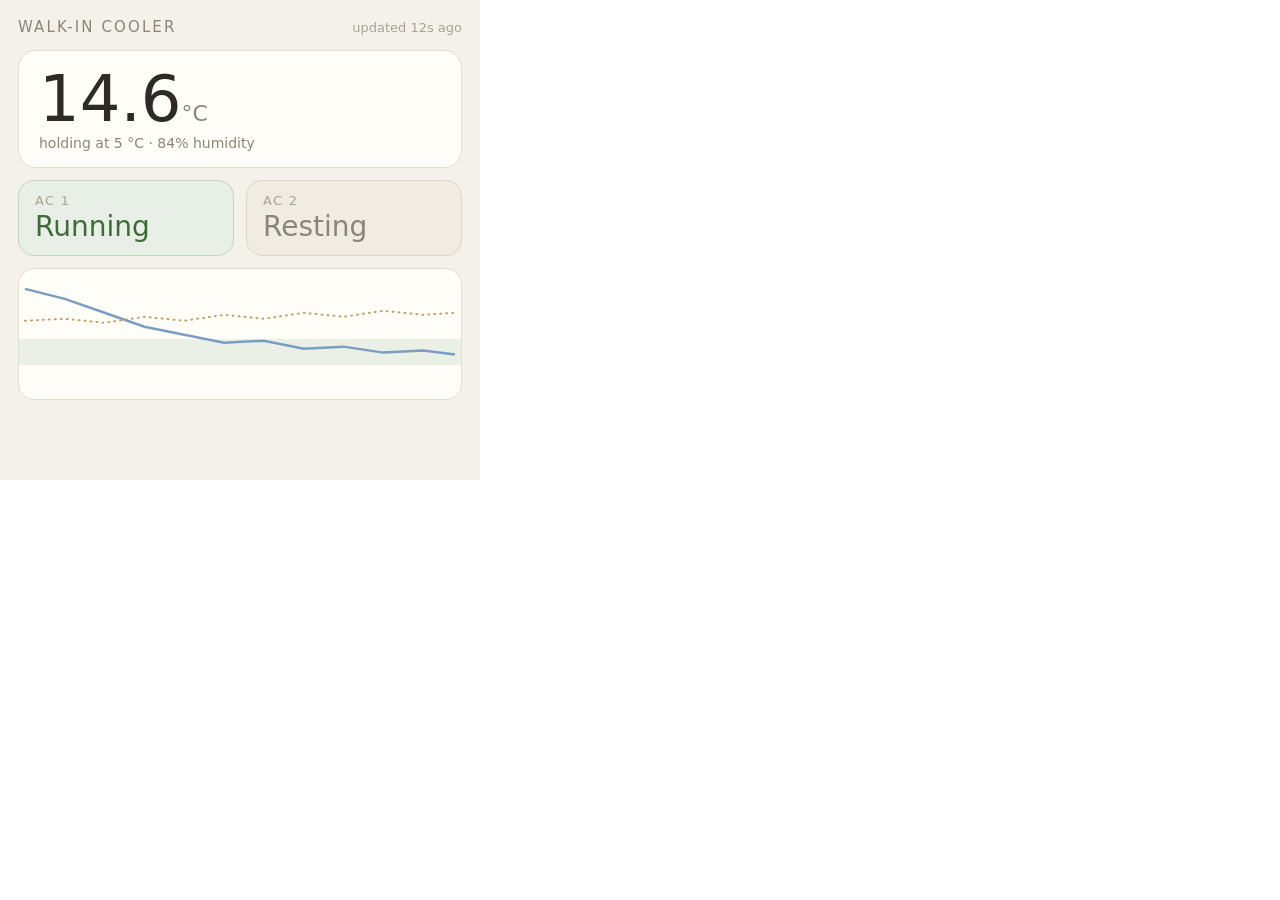
<file: CoolerPanel/mockups/concepts/a_warm_paper.html>
<!doctype html><meta charset=utf-8><link rel="stylesheet" href="_base.css"><style>
.p{background:#f4f1ea;padding:18px}
.hd{display:flex;justify-content:space-between;align-items:baseline;margin-bottom:14px}
.ttl{font-size:15px;letter-spacing:.14em;text-transform:uppercase;color:#8b8579}
.age{font-size:13px;color:#a8a294}
.hero{background:#fffdf8;border:1px solid #e2ddd1;border-radius:18px;padding:16px 20px;margin-bottom:12px}
.big{font-size:64px;font-weight:300;color:#2e2b26;line-height:1}
.unit{font-size:22px;color:#8b8579;font-weight:300}
.sub{font-size:14px;color:#8b8579;margin-top:4px}
.row{display:flex;gap:12px;margin-bottom:12px}
.c{flex:1;background:#fffdf8;border:1px solid #e2ddd1;border-radius:16px;padding:12px 16px}
.c .k{font-size:13px;letter-spacing:.1em;text-transform:uppercase;color:#a8a294}
.c .v{font-size:28px;font-weight:400;color:#2e2b26;margin-top:2px}
.on{background:#e8efe6;border-color:#c4d6bd}.on .v{color:#3f6b39}
.rest{background:#f0ece2;border-color:#ddd6c6}.rest .v{color:#8b8579}
.gr{background:#fffdf8;border:1px solid #e2ddd1;border-radius:16px;height:132px;position:relative;overflow:hidden}
.band{position:absolute;left:0;right:0;top:70px;height:26px;background:#eaf0e6}
svg{position:absolute;inset:0}
</style><div class=p>
<div class=hd><div class=ttl>Walk-in cooler</div><div class=age>updated 12s ago</div></div>
<div class=hero><span class=big>14.6</span><span class=unit>&deg;C</span>
<div class=sub>holding at 5 &deg;C &middot; 84% humidity</div></div>
<div class=row>
  <div class="c on"><div class=k>AC 1</div><div class=v>Running</div></div>
  <div class="c rest"><div class=k>AC 2</div><div class=v>Resting</div></div>
</div>
<div class=gr><div class=band></div>
<svg viewBox="0 0 444 132" preserveAspectRatio=none>
<polyline fill=none stroke=#7a9dc4 stroke-width=2.5 points="6,20 46,30 86,44 126,58 166,66 206,74 246,72 286,80 326,78 366,84 406,82 438,86"/>
<polyline fill=none stroke=#c2a26b stroke-width=2 stroke-dasharray="1 5" stroke-linecap=round points="6,52 46,50 86,54 126,48 166,52 206,46 246,50 286,44 326,48 366,42 406,46 438,44"/>
</svg></div>
</div>
</file>
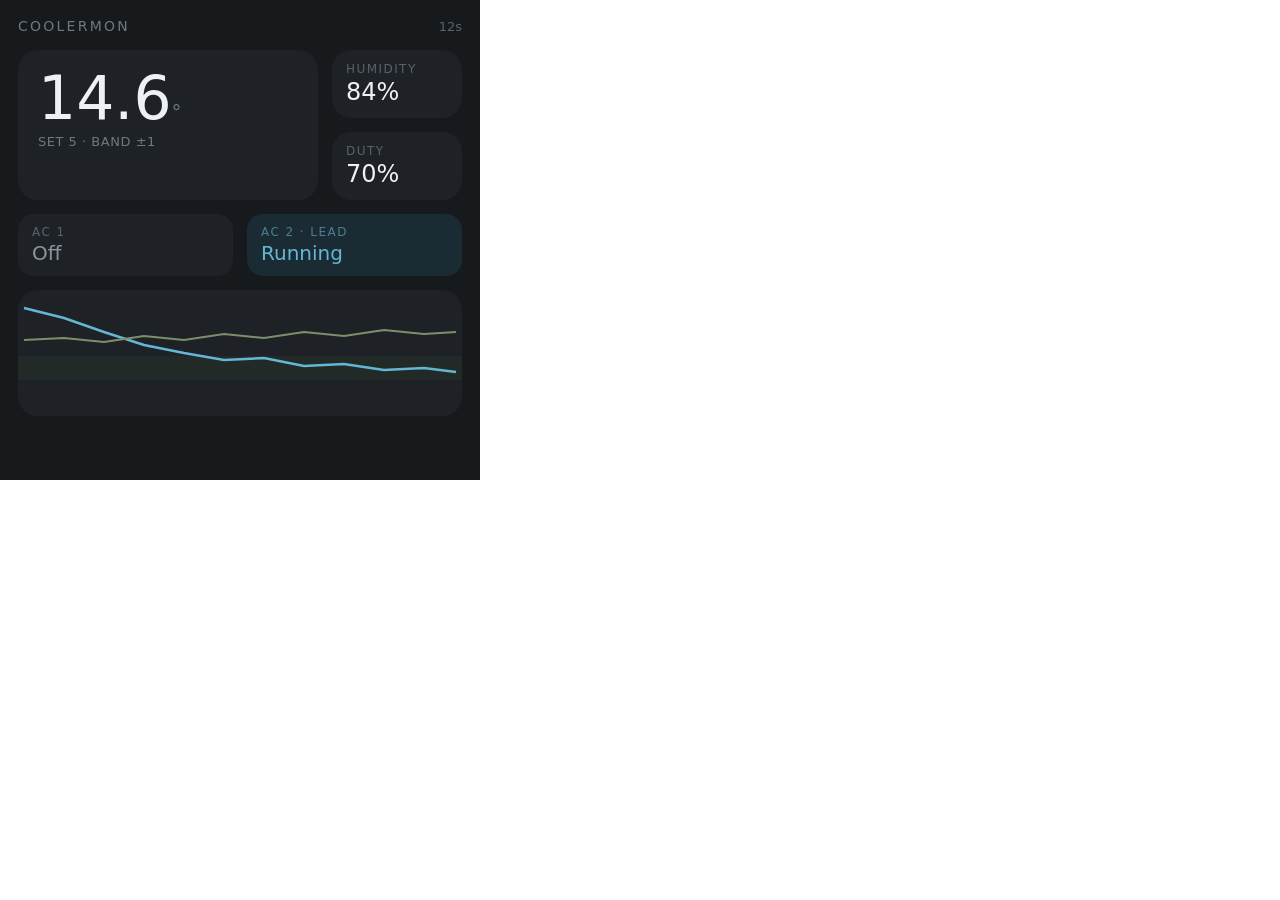
<file: CoolerPanel/mockups/concepts/b_quiet_slate.html>
<!doctype html><meta charset=utf-8><link rel="stylesheet" href="_base.css"><style>
.p{background:#171a1d;padding:18px}
.hd{display:flex;justify-content:space-between;align-items:baseline;margin-bottom:16px}
.ttl{font-size:14px;letter-spacing:.16em;text-transform:uppercase;color:#6f7show}
.ttl{color:#6f787f}
.age{font-size:13px;color:#59616a}
.top{display:flex;gap:14px;margin-bottom:14px}
.big{flex:2;background:#1e2226;border-radius:20px;padding:18px 20px}
.big .n{font-size:60px;font-weight:200;color:#eef1f3;line-height:1}
.big .u{font-size:20px;color:#6f787f}
.big .s{font-size:13px;color:#6f787f;margin-top:6px;letter-spacing:.04em}
.side{flex:1;display:flex;flex-direction:column;gap:14px}
.sc{flex:1;background:#1e2226;border-radius:20px;padding:12px 14px;display:flex;flex-direction:column;justify-content:center}
.sc .k{font-size:12px;letter-spacing:.12em;text-transform:uppercase;color:#59616a}
.sc .v{font-size:24px;color:#eef1f3;font-weight:300;margin-top:2px}
.st{display:flex;gap:14px;margin-bottom:14px}
.p1{flex:1;border-radius:16px;padding:11px 14px;background:#1e2226}
.p1 .k{font-size:12px;letter-spacing:.12em;text-transform:uppercase;color:#59616a}
.p1 .v{font-size:20px;font-weight:400;margin-top:2px;color:#8d959c}
.live{background:#1b2b33}.live .v{color:#63b6d4}.live .k{color:#4d7d90}
.gr{background:#1e2226;border-radius:20px;height:126px;position:relative;overflow:hidden}
.band{position:absolute;left:0;right:0;top:66px;height:24px;background:#212a26}
svg{position:absolute;inset:0}
</style><div class=p>
<div class=hd><div class=ttl>CoolerMon</div><div class=age>12s</div></div>
<div class=top>
 <div class=big><span class=n>14.6</span><span class=u>&deg;</span><div class=s>SET 5 &middot; BAND &plusmn;1</div></div>
 <div class=side>
   <div class=sc><div class=k>Humidity</div><div class=v>84%</div></div>
   <div class=sc><div class=k>Duty</div><div class=v>70%</div></div>
 </div>
</div>
<div class=st>
 <div class="p1"><div class=k>AC 1</div><div class=v>Off</div></div>
 <div class="p1 live"><div class=k>AC 2 &middot; lead</div><div class=v>Running</div></div>
</div>
<div class=gr><div class=band></div>
<svg viewBox="0 0 444 126" preserveAspectRatio=none>
<polyline fill=none stroke=#63b6d4 stroke-width=2.5 points="6,18 46,28 86,42 126,55 166,63 206,70 246,68 286,76 326,74 366,80 406,78 438,82"/>
<polyline fill=none stroke=#7d8f6a stroke-width=2 points="6,50 46,48 86,52 126,46 166,50 206,44 246,48 286,42 326,46 366,40 406,44 438,42"/>
</svg></div>
</div>
</file>
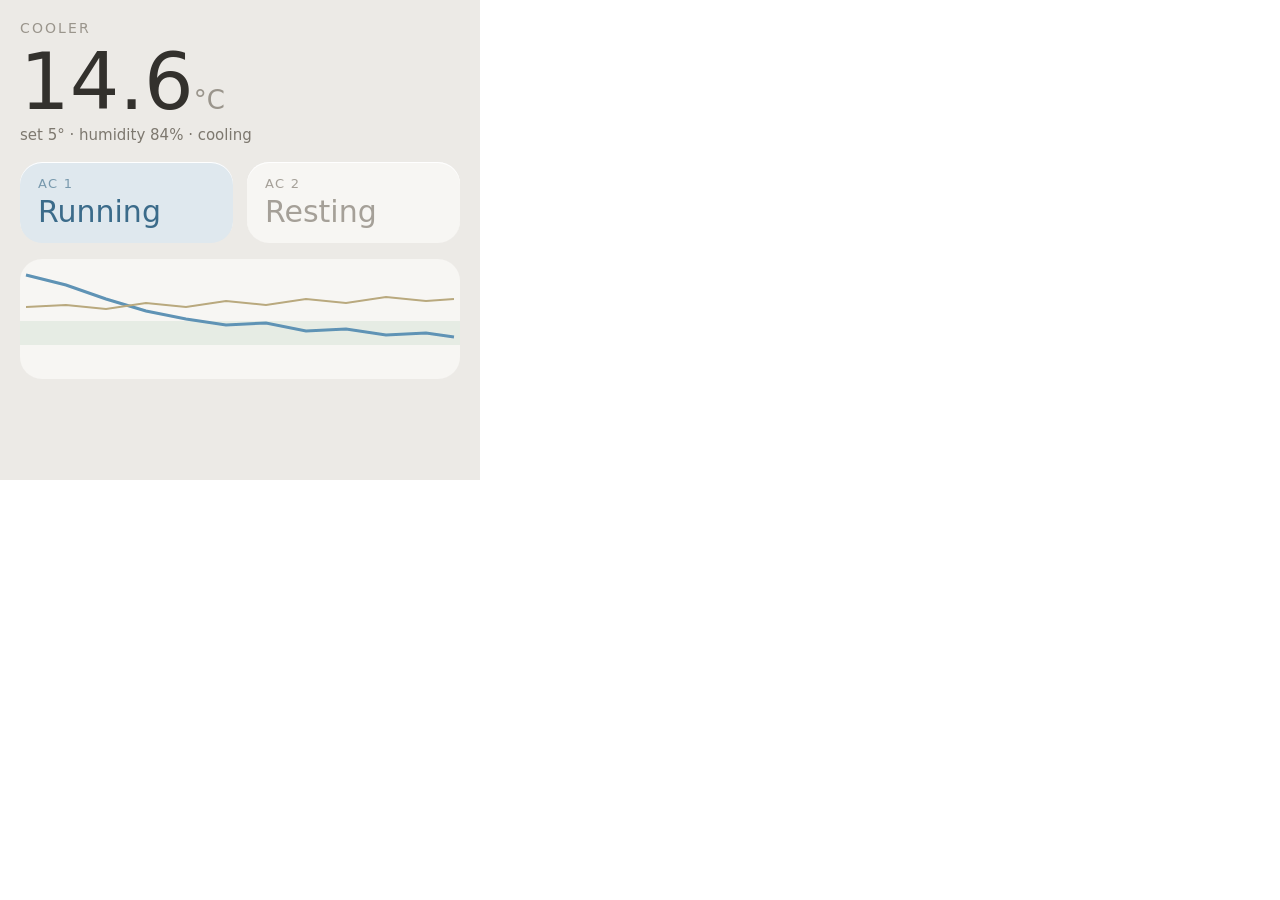
<file: CoolerPanel/mockups/concepts/c_soft_linen.html>
<!doctype html><meta charset=utf-8><link rel="stylesheet" href="_base.css"><style>
.p{background:#eceae6;padding:20px}
.hd{font-size:14px;letter-spacing:.15em;text-transform:uppercase;color:#9a958c;margin-bottom:6px}
.big{font-size:78px;font-weight:200;color:#33312d;line-height:1.05}
.unit{font-size:26px;color:#9a958c;font-weight:300}
.meta{font-size:15px;color:#7d786f;margin:2px 0 18px}
.grid{display:grid;grid-template-columns:1fr 1fr;gap:14px;margin-bottom:16px}
.t{background:#f7f6f3;border-radius:22px;padding:14px 18px;box-shadow:0 1px 0 #ffffff inset}
.t .k{font-size:13px;letter-spacing:.1em;text-transform:uppercase;color:#a5a098}
.t .v{font-size:30px;font-weight:300;color:#33312d;margin-top:3px}
.cool{background:#dfe8ee}.cool .v{color:#3b6b8a}.cool .k{color:#7899ad}
.idle .v{color:#a5a098}
.gr{background:#f7f6f3;border-radius:22px;height:120px;position:relative;overflow:hidden}
.band{position:absolute;left:0;right:0;top:62px;height:24px;background:#e6ece4}
svg{position:absolute;inset:0}
</style><div class=p>
<div class=hd>Cooler</div>
<div><span class=big>14.6</span><span class=unit>&deg;C</span></div>
<div class=meta>set 5&deg; &middot; humidity 84% &middot; cooling</div>
<div class=grid>
  <div class="t cool"><div class=k>AC 1</div><div class=v>Running</div></div>
  <div class="t idle"><div class=k>AC 2</div><div class=v>Resting</div></div>
</div>
<div class=gr><div class=band></div>
<svg viewBox="0 0 440 120" preserveAspectRatio=none>
<polyline fill=none stroke=#5f93b5 stroke-width=3 points="6,16 46,26 86,40 126,52 166,60 206,66 246,64 286,72 326,70 366,76 406,74 434,78"/>
<polyline fill=none stroke=#b9a97e stroke-width=2 points="6,48 46,46 86,50 126,44 166,48 206,42 246,46 286,40 326,44 366,38 406,42 434,40"/>
</svg></div>
</div>
</file>
<file: CoolerPanel/mockups/concepts/_base.css>
/* Only properties with an LVGL 9 equivalent are used:
   background-color -> lv_style_bg_color        border -> lv_style_border_*
   border-radius    -> lv_style_radius          box-shadow -> lv_style_shadow_*
   linear-gradient  -> lv_style_bg_grad         opacity -> lv_style_*_opa
   No blur, no backdrop-filter, no transforms, no webfonts beyond a compiled face. */
*{margin:0;padding:0;box-sizing:border-box;font-family:'DejaVu Sans',sans-serif}
body{width:480px;height:480px;overflow:hidden}
.p{width:480px;height:480px;position:relative}
</file>
